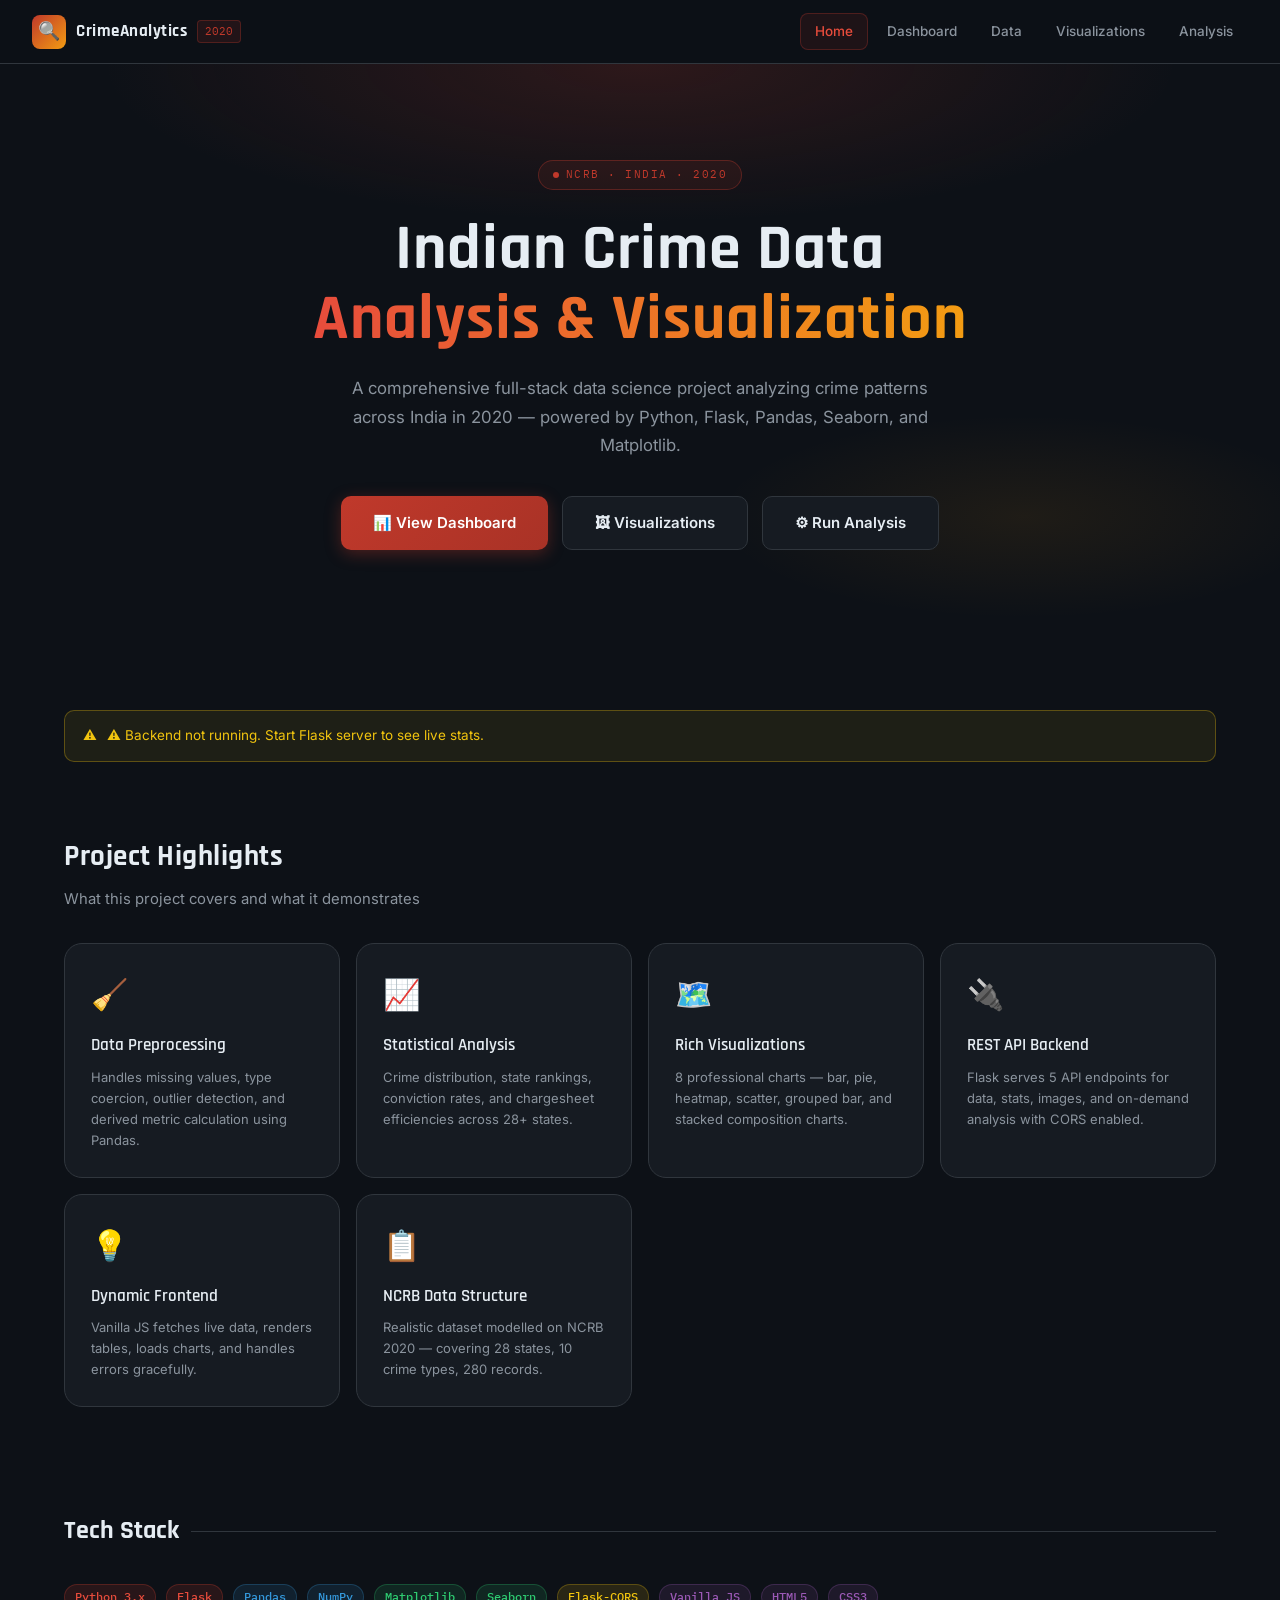
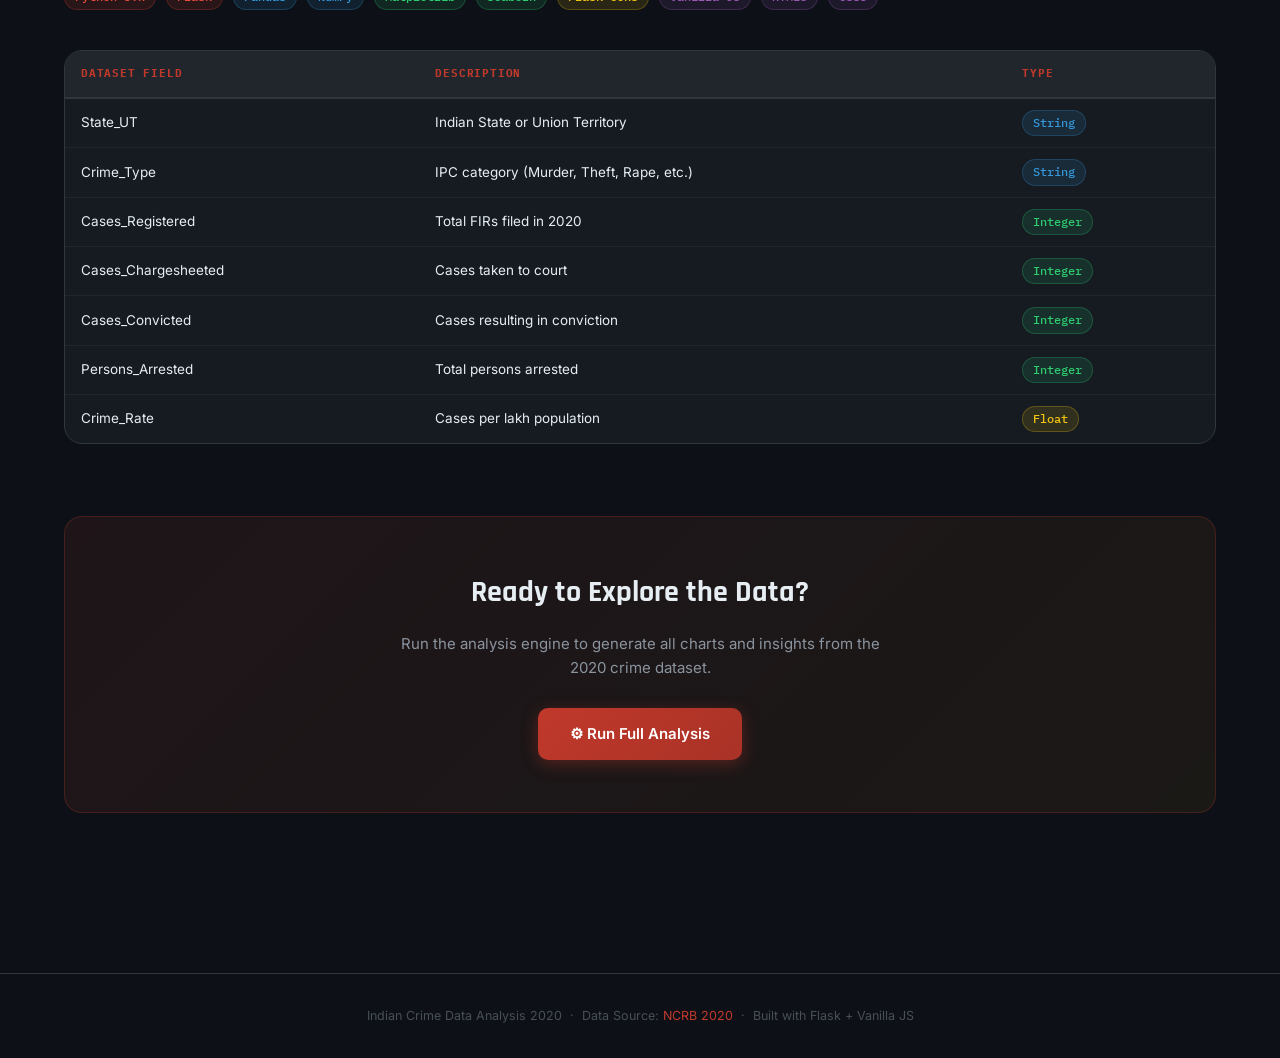
<file: frontend/index.html>
<!DOCTYPE html>
<html lang="en">
<head>
  <meta charset="UTF-8" />
  <meta name="viewport" content="width=device-width, initial-scale=1.0" />
  <title>Indian Crime Analysis 2020 – Home</title>
  <link rel="stylesheet" href="style.css" />
</head>
<body>

<!-- Shared Nav injected by JS -->
<div id="navContainer"></div>
<div id="spinnerContainer"></div>

<div class="page-wrapper">

  <!-- ── Hero ────────────────────────────────────────────── -->
  <section class="hero">
    <div class="container">
      <div class="hero-badge">NCRB · India · 2020</div>
      <h1>Indian Crime Data<br><span class="highlight">Analysis &amp; Visualization</span></h1>
      <p>
        A comprehensive full-stack data science project analyzing crime patterns
        across India in 2020 — powered by Python, Flask, Pandas, Seaborn, and Matplotlib.
      </p>
      <div class="hero-cta">
        <a href="dashboard.html" class="btn btn-primary btn-large">📊 View Dashboard</a>
        <a href="visualizations.html" class="btn btn-secondary btn-large">🖼 Visualizations</a>
        <a href="analysis.html" class="btn btn-secondary btn-large">⚙ Run Analysis</a>
      </div>
    </div>
  </section>

  <!-- ── Live Quick Stats ─────────────────────────────────── -->
  <section style="padding: 0 0 56px;">
    <div class="container">
      <div class="stats-grid" id="quickStats">
        <!-- Filled by JS -->
        <div class="stat-card skeleton" style="height:120px;"></div>
        <div class="stat-card skeleton" style="height:120px;"></div>
        <div class="stat-card skeleton" style="height:120px;"></div>
        <div class="stat-card skeleton" style="height:120px;"></div>
      </div>
      <div id="statsAlert"></div>
    </div>
  </section>

  <!-- ── Features ─────────────────────────────────────────── -->
  <section style="padding: 0 0 72px;">
    <div class="container">
      <div class="section-header">
        <h2>Project Highlights</h2>
        <p>What this project covers and what it demonstrates</p>
      </div>
      <div class="features-grid">
        <div class="feature-card">
          <span class="f-icon">🧹</span>
          <h3>Data Preprocessing</h3>
          <p>Handles missing values, type coercion, outlier detection, and derived metric calculation using Pandas.</p>
        </div>
        <div class="feature-card">
          <span class="f-icon">📈</span>
          <h3>Statistical Analysis</h3>
          <p>Crime distribution, state rankings, conviction rates, and chargesheet efficiencies across 28+ states.</p>
        </div>
        <div class="feature-card">
          <span class="f-icon">🗺️</span>
          <h3>Rich Visualizations</h3>
          <p>8 professional charts — bar, pie, heatmap, scatter, grouped bar, and stacked composition charts.</p>
        </div>
        <div class="feature-card">
          <span class="f-icon">🔌</span>
          <h3>REST API Backend</h3>
          <p>Flask serves 5 API endpoints for data, stats, images, and on-demand analysis with CORS enabled.</p>
        </div>
        <div class="feature-card">
          <span class="f-icon">💡</span>
          <h3>Dynamic Frontend</h3>
          <p>Vanilla JS fetches live data, renders tables, loads charts, and handles errors gracefully.</p>
        </div>
        <div class="feature-card">
          <span class="f-icon">📋</span>
          <h3>NCRB Data Structure</h3>
          <p>Realistic dataset modelled on NCRB 2020 — covering 28 states, 10 crime types, 280 records.</p>
        </div>
      </div>
    </div>
  </section>

  <!-- ── Tech Stack ─────────────────────────────────────────── -->
  <section style="padding: 0 0 72px;">
    <div class="container">
      <div class="section-divider"><h2>Tech Stack</h2></div>
      <div style="display:flex;flex-wrap:wrap;gap:10px;margin-bottom:40px;">
        <span class="tag tag-red">Python 3.x</span>
        <span class="tag tag-red">Flask</span>
        <span class="tag tag-blue">Pandas</span>
        <span class="tag tag-blue">NumPy</span>
        <span class="tag tag-green">Matplotlib</span>
        <span class="tag tag-green">Seaborn</span>
        <span class="tag tag-gold">Flask-CORS</span>
        <span class="tag tag-purple">Vanilla JS</span>
        <span class="tag tag-purple">HTML5</span>
        <span class="tag tag-purple">CSS3</span>
      </div>

      <!-- Dataset summary table -->
      <div class="table-container">
        <table>
          <thead>
            <tr>
              <th>Dataset Field</th>
              <th>Description</th>
              <th>Type</th>
            </tr>
          </thead>
          <tbody>
            <tr><td>State_UT</td><td>Indian State or Union Territory</td><td><span class="tag tag-blue">String</span></td></tr>
            <tr><td>Crime_Type</td><td>IPC category (Murder, Theft, Rape, etc.)</td><td><span class="tag tag-blue">String</span></td></tr>
            <tr><td>Cases_Registered</td><td>Total FIRs filed in 2020</td><td><span class="tag tag-green">Integer</span></td></tr>
            <tr><td>Cases_Chargesheeted</td><td>Cases taken to court</td><td><span class="tag tag-green">Integer</span></td></tr>
            <tr><td>Cases_Convicted</td><td>Cases resulting in conviction</td><td><span class="tag tag-green">Integer</span></td></tr>
            <tr><td>Persons_Arrested</td><td>Total persons arrested</td><td><span class="tag tag-green">Integer</span></td></tr>
            <tr><td>Crime_Rate</td><td>Cases per lakh population</td><td><span class="tag tag-gold">Float</span></td></tr>
          </tbody>
        </table>
      </div>
    </div>
  </section>

  <!-- ── CTA Banner ─────────────────────────────────────────── -->
  <section style="padding: 0 24px 80px;">
    <div class="container">
      <div class="card" style="
        text-align:center;
        padding: 52px 32px;
        background: linear-gradient(135deg, rgba(192,57,43,0.1), rgba(243,156,18,0.06));
        border-color: rgba(192,57,43,0.25);
      ">
        <h2 style="font-family:var(--font-display);font-size:1.9rem;margin-bottom:14px;">
          Ready to Explore the Data?
        </h2>
        <p style="color:var(--text-muted);max-width:480px;margin:0 auto 28px;">
          Run the analysis engine to generate all charts and insights from the 2020 crime dataset.
        </p>
        <a href="analysis.html" class="btn btn-primary btn-large">⚙ Run Full Analysis</a>
      </div>
    </div>
  </section>

</div><!-- /page-wrapper -->

<div id="footerContainer"></div>

<script src="script.js"></script>
<script>
/* ── Load quick stats on home page ──────────────────────── */
async function loadQuickStats() {
  const container = document.getElementById('quickStats');
  try {
    const d = await apiFetch('/stats');
    container.innerHTML = `
      <div class="stat-card" style="--card-accent: linear-gradient(90deg,#C0392B,#E74C3C);">
        <span class="stat-icon">🗂</span>
        <div class="stat-value" id="sv-total">0</div>
        <div class="stat-label">Total Cases Registered</div>
      </div>
      <div class="stat-card" style="--card-accent: linear-gradient(90deg,#E67E22,#F39C12);">
        <span class="stat-icon">🏛</span>
        <div class="stat-value" style="font-size:1.4rem;">${d.top_state}</div>
        <div class="stat-label">Highest Crime State</div>
      </div>
      <div class="stat-card" style="--card-accent: linear-gradient(90deg,#3498DB,#2980B9);">
        <span class="stat-icon">⚖</span>
        <div class="stat-value" id="sv-conv">0</div>
        <div class="stat-label">Avg Conviction Rate (%)</div>
      </div>
      <div class="stat-card" style="--card-accent: linear-gradient(90deg,#2ECC71,#27AE60);">
        <span class="stat-icon">👤</span>
        <div class="stat-value" id="sv-arr">0</div>
        <div class="stat-label">Total Persons Arrested</div>
      </div>
    `;
    // Animate counters
    animateCount(document.getElementById('sv-total'), d.total_crimes);
    animateCount(document.getElementById('sv-conv'),  d.avg_conviction_rate);
    animateCount(document.getElementById('sv-arr'),   d.total_persons_arrested);
  } catch (err) {
    showAlert('statsAlert', '⚠ Backend not running. Start Flask server to see live stats.', 'warning');
    container.innerHTML = '';
  }
}

document.addEventListener('DOMContentLoaded', loadQuickStats);
</script>
</body>
</html>
</file>
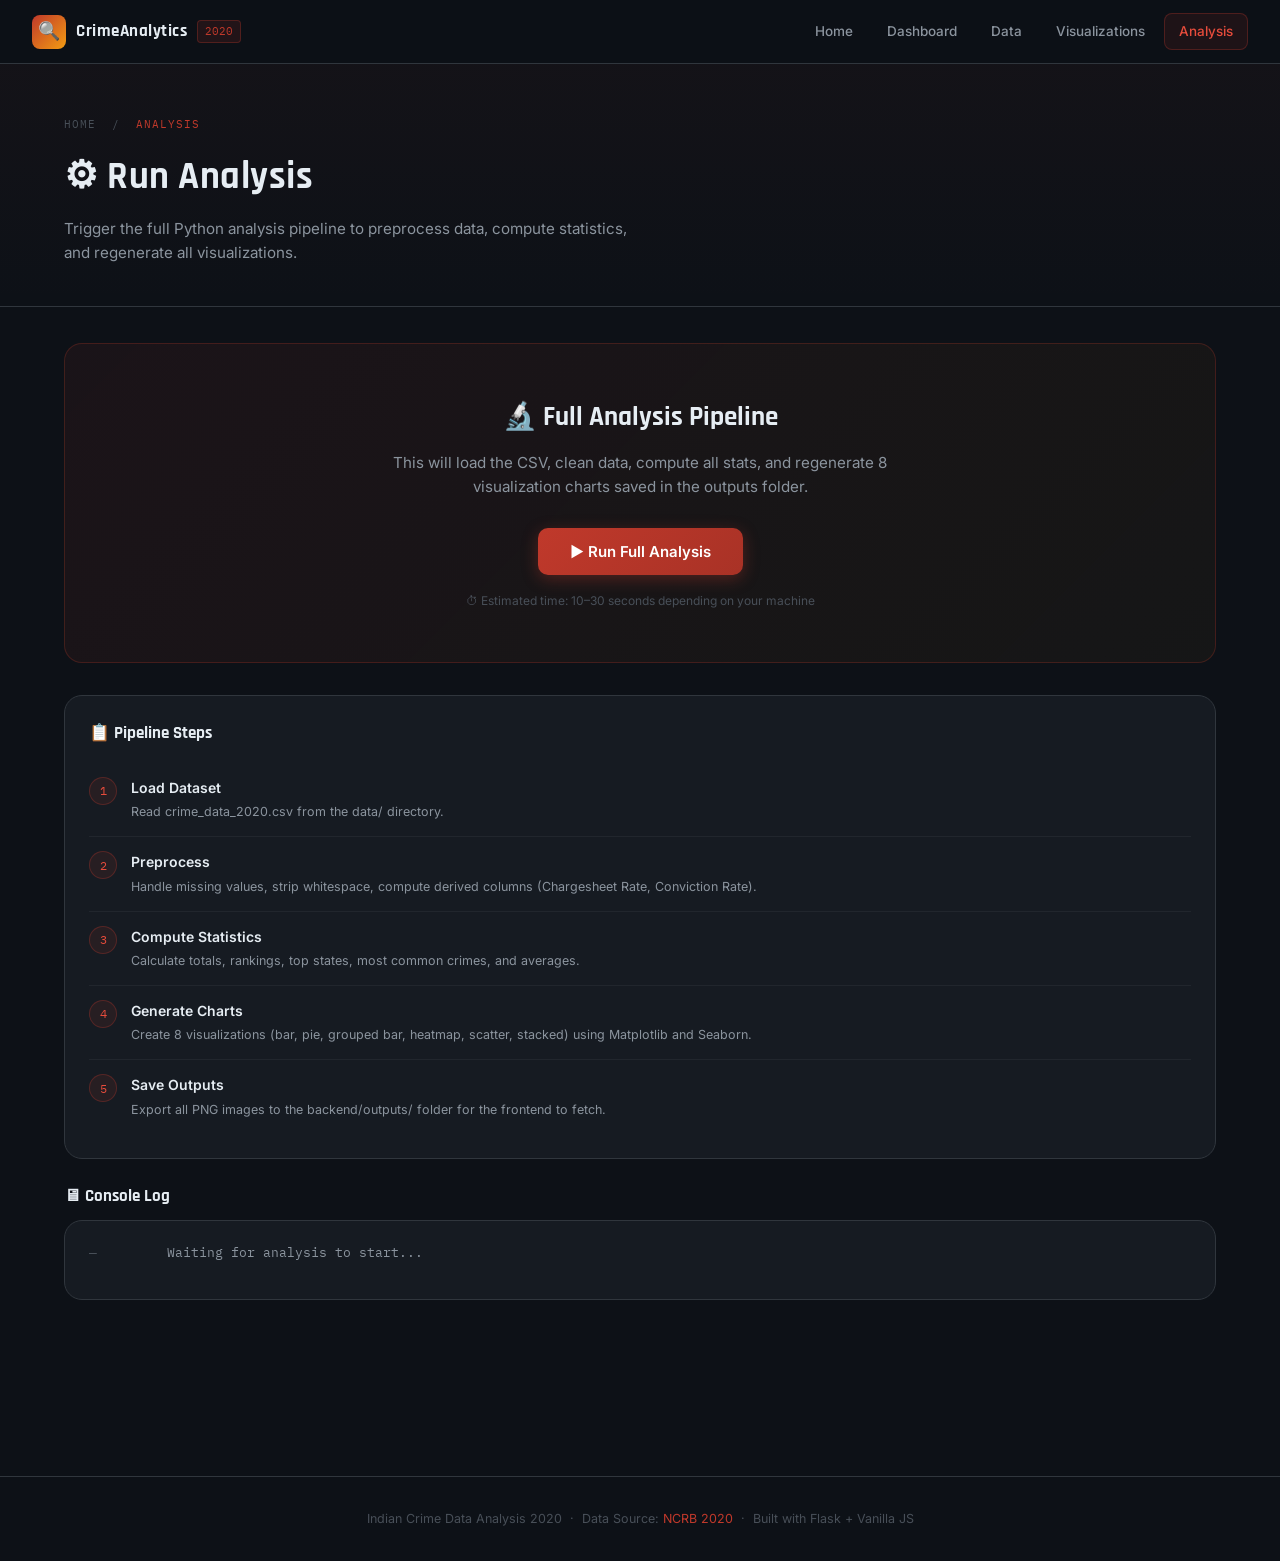
<file: frontend/analysis.html>
<!DOCTYPE html>
<html lang="en">
<head>
  <meta charset="UTF-8" />
  <meta name="viewport" content="width=device-width, initial-scale=1.0" />
  <title>Analysis – Indian Crime Analysis 2020</title>
  <link rel="stylesheet" href="style.css" />
  <style>
    .run-card {
      background: linear-gradient(135deg, rgba(192,57,43,0.08), rgba(243,156,18,0.04));
      border: 1px solid rgba(192,57,43,0.25);
      border-radius: var(--radius-lg);
      padding: 52px 40px;
      text-align: center;
      margin-bottom: 32px;
    }
    .run-card h2 { font-family:var(--font-display); font-size:1.7rem; margin-bottom:12px; }
    .run-card p  { color:var(--text-muted); max-width:500px; margin:0 auto 28px; font-size:0.95rem; }
    .status-log {
      background: var(--surface);
      border: 1px solid var(--border);
      border-radius: var(--radius-lg);
      padding: 20px 24px;
      font-family: var(--font-mono);
      font-size: 12.5px;
      color: var(--text-muted);
      min-height: 80px;
      max-height: 220px;
      overflow-y: auto;
      line-height: 1.8;
    }
    .log-line { display:flex; align-items:flex-start; gap:10px; }
    .log-time { color:var(--text-dim); min-width:68px; }
    .log-ok   { color:var(--green); }
    .log-err  { color:var(--accent2); }
    .log-info { color:var(--blue); }
    .results-section { animation:fadeInUp 0.5s ease both; }
    .img-preview-grid {
      display:grid;
      grid-template-columns: repeat(auto-fill, minmax(180px, 1fr));
      gap: 12px;
      margin-top: 12px;
    }
    .img-preview-item { position:relative; overflow:hidden; border-radius:var(--radius); border:1px solid var(--border); }
    .img-preview-item img { width:100%; display:block; }
    .img-preview-item .img-name {
      position:absolute; bottom:0; left:0; right:0;
      background:rgba(0,0,0,0.7); font-size:10px; padding:5px 8px;
      color:var(--text); font-family:var(--font-mono);
    }
    .step-list { list-style:none; counter-reset: steps; }
    .step-list li {
      counter-increment: steps;
      display:flex; align-items:flex-start; gap:14px;
      padding:14px 0; border-bottom:1px solid var(--surface2);
    }
    .step-list li:last-child { border-bottom:none; }
    .step-num {
      width:28px; height:28px; border-radius:50%; flex-shrink:0;
      background:rgba(192,57,43,0.1); border:1px solid rgba(192,57,43,0.3);
      color:var(--accent2); font-size:12px; font-family:var(--font-mono);
      display:flex; align-items:center; justify-content:center;
    }
    .step-body h4 { font-weight:600; margin-bottom:3px; font-size:14px; }
    .step-body p  { color:var(--text-muted); font-size:12.5px; }
  </style>
</head>
<body>

<div id="navContainer"></div>
<div id="spinnerContainer"></div>

<div class="page-wrapper">

  <div class="page-header">
    <div class="container">
      <div class="breadcrumb">Home &nbsp;/&nbsp; <span>Analysis</span></div>
      <h1>⚙ Run Analysis</h1>
      <p>Trigger the full Python analysis pipeline to preprocess data, compute statistics, and regenerate all visualizations.</p>
    </div>
  </div>

  <div style="padding:36px 0 72px;">
    <div class="container">

      <!-- ── Run Card ───────────────────────────────────────── -->
      <div class="run-card">
        <h2>🔬 Full Analysis Pipeline</h2>
        <p>This will load the CSV, clean data, compute all stats, and regenerate 8 visualization charts saved in the outputs folder.</p>
        <button class="btn btn-primary btn-large" id="runBtn" onclick="runAnalysis()">
          ▶ Run Full Analysis
        </button>
        <div style="margin-top:16px;font-size:12px;color:var(--text-dim);">
          ⏱ Estimated time: 10–30 seconds depending on your machine
        </div>
      </div>

      <!-- ── Pipeline Steps ─────────────────────────────────── -->
      <div class="card" style="margin-bottom:24px;">
        <h2 style="font-family:var(--font-display);font-size:1.05rem;margin-bottom:16px;">📋 Pipeline Steps</h2>
        <ul class="step-list">
          <li><div class="step-num">1</div><div class="step-body"><h4>Load Dataset</h4><p>Read crime_data_2020.csv from the data/ directory.</p></div></li>
          <li><div class="step-num">2</div><div class="step-body"><h4>Preprocess</h4><p>Handle missing values, strip whitespace, compute derived columns (Chargesheet Rate, Conviction Rate).</p></div></li>
          <li><div class="step-num">3</div><div class="step-body"><h4>Compute Statistics</h4><p>Calculate totals, rankings, top states, most common crimes, and averages.</p></div></li>
          <li><div class="step-num">4</div><div class="step-body"><h4>Generate Charts</h4><p>Create 8 visualizations (bar, pie, grouped bar, heatmap, scatter, stacked) using Matplotlib and Seaborn.</p></div></li>
          <li><div class="step-num">5</div><div class="step-body"><h4>Save Outputs</h4><p>Export all PNG images to the backend/outputs/ folder for the frontend to fetch.</p></div></li>
        </ul>
      </div>

      <!-- ── Console Log ─────────────────────────────────────── -->
      <div style="margin-bottom:24px;">
        <h2 style="font-family:var(--font-display);font-size:1.05rem;margin-bottom:10px;">🖥 Console Log</h2>
        <div class="status-log" id="statusLog">
          <div class="log-line"><span class="log-time">—</span><span>Waiting for analysis to start...</span></div>
        </div>
      </div>

      <!-- ── Results (hidden until run) ───────────────────────── -->
      <div id="resultsSection" style="display:none;" class="results-section">

        <div class="alert alert-success" id="successBanner" style="margin-bottom:20px;">
          ✔ Analysis completed successfully! All charts have been regenerated.
        </div>

        <!-- Key Stats -->
        <div class="result-box">
          <h2 style="font-family:var(--font-display);font-size:1.1rem;margin-bottom:18px;">📊 Analysis Results</h2>
          <ul class="result-list" id="resultList"></ul>
        </div>

        <!-- Image previews -->
        <div class="result-box" style="margin-top:20px;">
          <h2 style="font-family:var(--font-display);font-size:1.05rem;margin-bottom:6px;">🖼 Generated Images</h2>
          <p style="font-size:12.5px;color:var(--text-muted);margin-bottom:14px;">
            View all charts in full on the <a href="visualizations.html" style="color:var(--accent);">Visualizations page</a>.
          </p>
          <div class="img-preview-grid" id="imgPreviewGrid"></div>
        </div>

        <div style="margin-top:20px;display:flex;gap:12px;flex-wrap:wrap;">
          <a href="visualizations.html" class="btn btn-primary">🖼 View All Charts</a>
          <a href="dashboard.html" class="btn btn-secondary">📊 View Dashboard</a>
          <button class="btn btn-secondary" onclick="runAnalysis()">🔄 Re-run Analysis</button>
        </div>
      </div>

      <!-- ── Error state ────────────────────────────────────── -->
      <div id="errorSection" style="display:none;">
        <div class="alert alert-error" id="errorBanner"></div>
      </div>

    </div>
  </div>
</div>

<div id="footerContainer"></div>
<script src="script.js"></script>
<script>
const LOG = document.getElementById('statusLog');
const API_BASE = 'http://localhost:5001';

function addLog(msg, type = 'info') {
  const now = new Date().toLocaleTimeString('en-IN', { hour12: false });
  LOG.innerHTML += `<div class="log-line"><span class="log-time">${now}</span><span class="log-${type}">${msg}</span></div>`;
  LOG.scrollTop = LOG.scrollHeight;
}

async function runAnalysis() {
  const btn = document.getElementById('runBtn');
  btn.disabled = true;
  btn.textContent = '⏳ Running...';
  document.getElementById('resultsSection').style.display = 'none';
  document.getElementById('errorSection').style.display   = 'none';
  LOG.innerHTML = '';

  showSpinner('Running analysis pipeline...');

  addLog('Starting analysis pipeline...', 'info');
  addLog('Sending POST request to /run-analysis...', 'info');

  try {
    const start = Date.now();
    const d = await apiFetch('/run-analysis', { method: 'POST' });
    const elapsed = ((Date.now() - start) / 1000).toFixed(1);

    addLog(`✔ Dataset loaded and preprocessed.`, 'ok');
    addLog(`✔ Statistics computed.`, 'ok');
    addLog(`✔ ${d.images_generated.length} visualizations generated.`, 'ok');
    addLog(`✔ Analysis complete in ${elapsed}s.`, 'ok');

    const s = d.stats;

    // Populate results
    document.getElementById('resultList').innerHTML = [
      ['Total Cases Registered',    fmtNum(s.total_crimes)],
      ['State with Most Crimes',    s.top_state],
      ['Most Common Crime',         s.most_common_crime],
      ['Avg Conviction Rate',       s.avg_conviction_rate + '%'],
      ['Total Persons Arrested',    fmtNum(s.total_persons_arrested)],
      ['States / UTs Covered',      s.num_states_covered],
      ['Crime Categories',          s.num_crime_types],
      ['Highest Crime Rate State',  s.highest_crime_rate_state],
    ].map(([k,v]) => `<li><span class="rl-key">${k}</span><span class="rl-val">${v}</span></li>`).join('');

    // Image previews
    document.getElementById('imgPreviewGrid').innerHTML = d.images_generated.map(fname => `
      <div class="img-preview-item">
        <img src="${API_BASE}/image/${fname}" alt="${fname}" loading="lazy" />
        <div class="img-name">${fname.replace('.png','').replace(/_/g,' ')}</div>
      </div>`).join('');

    document.getElementById('resultsSection').style.display = 'block';

  } catch(e) {
    addLog(`✖ Error: ${e.message}`, 'err');
    document.getElementById('errorBanner').textContent =
      `Analysis failed: ${e.message}. Make sure Flask is running on port 5000.`;
    document.getElementById('errorSection').style.display = 'block';
  } finally {
    hideSpinner();
    btn.disabled = false;
    btn.textContent = '▶ Run Full Analysis';
  }
}
</script>
</body>
</html>
</file>
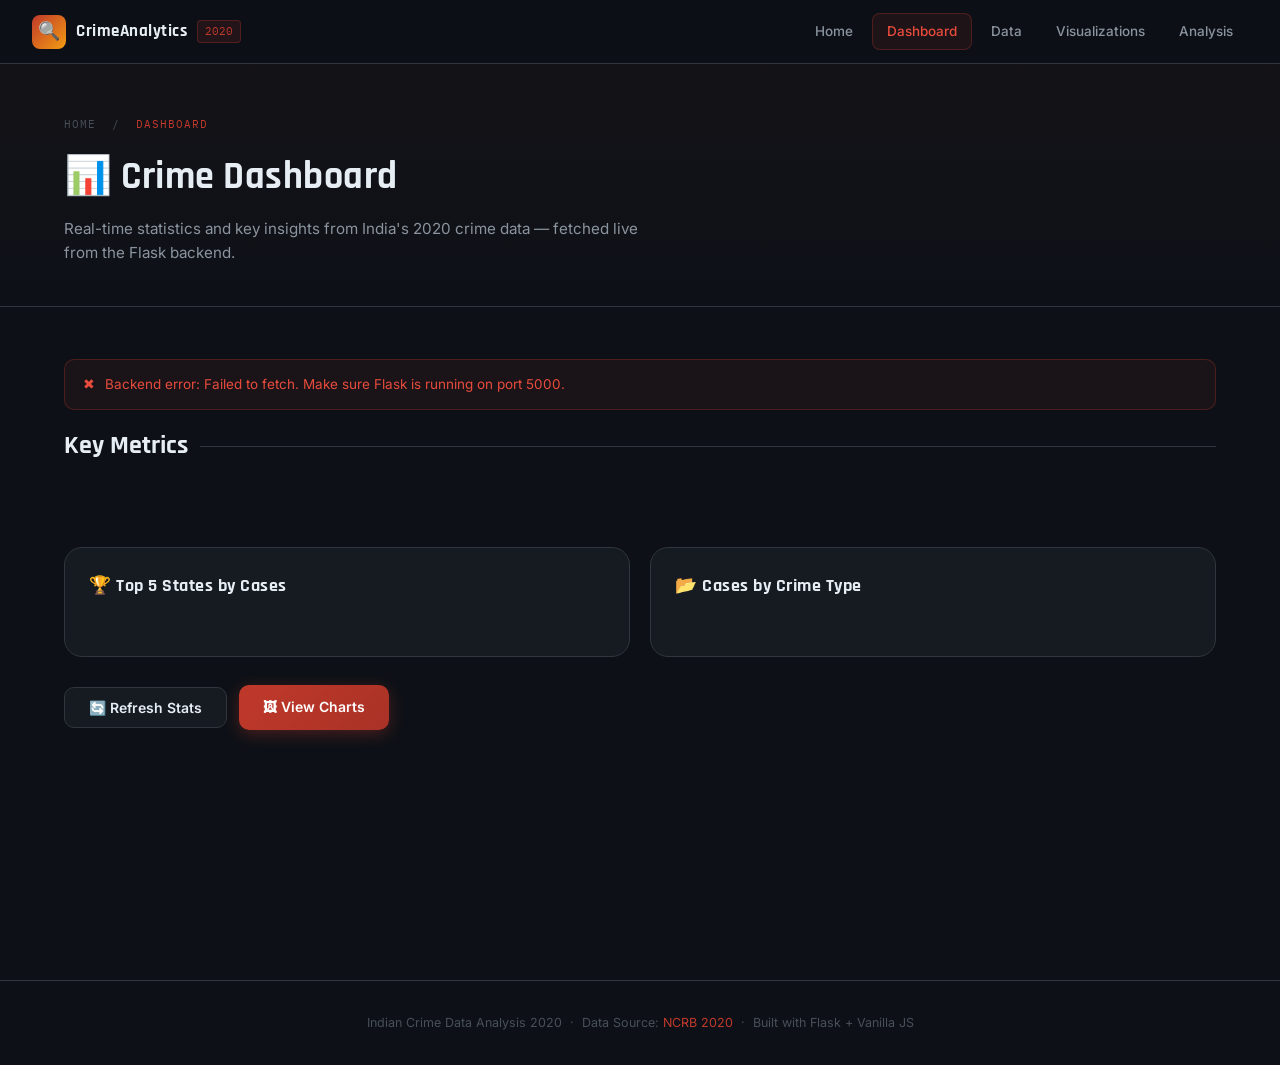
<file: frontend/dashboard.html>
<!DOCTYPE html>
<html lang="en">
<head>
  <meta charset="UTF-8" />
  <meta name="viewport" content="width=device-width, initial-scale=1.0" />
  <title>Dashboard – Indian Crime Analysis 2020</title>
  <link rel="stylesheet" href="style.css" />
  <style>
    .top5-row { display: flex; align-items: center; gap: 14px; padding: 13px 16px; background: var(--surface2); border-radius: var(--radius); margin-bottom: 8px; }
    .top5-rank { font-family: var(--font-mono); font-size: 12px; color: var(--text-dim); width: 22px; text-align: right; flex-shrink: 0; }
    .top5-state { font-weight: 500; min-width: 160px; }
    .top5-count { font-family: var(--font-mono); font-size: 12.5px; color: var(--accent2); margin-left: auto; white-space: nowrap; }
    .crime-row  { display: flex; align-items: center; gap: 10px; margin-bottom: 10px; }
    .crime-name { font-size: 13px; min-width: 200px; }
    .crime-num  { font-family: var(--font-mono); font-size: 12px; color: var(--text-muted); margin-left: auto; white-space: nowrap; }
    .two-col { display: grid; grid-template-columns: 1fr 1fr; gap: 20px; }
    @media (max-width: 768px) { .two-col { grid-template-columns: 1fr; } }
  </style>
</head>
<body>

<div id="navContainer"></div>
<div id="spinnerContainer"></div>

<div class="page-wrapper">

  <div class="page-header">
    <div class="container">
      <div class="breadcrumb">Home &nbsp;/&nbsp; <span>Dashboard</span></div>
      <h1>📊 Crime Dashboard</h1>
      <p>Real-time statistics and key insights from India's 2020 crime data — fetched live from the Flask backend.</p>
    </div>
  </div>

  <div style="padding: 36px 0 64px;">
    <div class="container">

      <div id="alertBox"></div>

      <!-- ── KPI Cards ─────────────────────────────────────── -->
      <div class="section-divider" style="margin-bottom:20px;"><h2>Key Metrics</h2></div>
      <div class="stats-grid" id="kpiGrid">
        <div class="stat-card skeleton" style="height:110px;"></div>
        <div class="stat-card skeleton" style="height:110px;"></div>
        <div class="stat-card skeleton" style="height:110px;"></div>
        <div class="stat-card skeleton" style="height:110px;"></div>
        <div class="stat-card skeleton" style="height:110px;"></div>
        <div class="stat-card skeleton" style="height:110px;"></div>
      </div>

      <!-- ── Two column layout ──────────────────────────────── -->
      <div class="two-col" style="margin-top:28px;">

        <!-- Top 5 States -->
        <div class="card">
          <div class="section-header"><h2 style="font-size:1.1rem;">🏆 Top 5 States by Cases</h2></div>
          <div id="top5List"><div class="skeleton" style="height:220px;"></div></div>
        </div>

        <!-- Crime Type Breakdown -->
        <div class="card">
          <div class="section-header"><h2 style="font-size:1.1rem;">📂 Cases by Crime Type</h2></div>
          <div id="crimeBreakdown"><div class="skeleton" style="height:220px;"></div></div>
        </div>

      </div>

      <!-- ── Insights Text ──────────────────────────────────── -->
      <div class="card" id="insightsCard" style="margin-top:20px;display:none;">
        <h2 style="font-family:var(--font-display);font-size:1.15rem;margin-bottom:16px;">💡 Key Insights</h2>
        <div id="insightsList" style="display:grid;grid-template-columns:repeat(auto-fit,minmax(260px,1fr));gap:10px;"></div>
      </div>

      <!-- ── Refresh Button ─────────────────────────────────── -->
      <div style="margin-top:28px;display:flex;gap:12px;align-items:center;">
        <button class="btn btn-secondary" onclick="loadDashboard()">🔄 Refresh Stats</button>
        <a href="visualizations.html" class="btn btn-primary">🖼 View Charts</a>
        <span id="lastUpdated" style="font-size:12px;color:var(--text-dim);margin-left:auto;font-family:var(--font-mono);"></span>
      </div>

    </div>
  </div>
</div>

<div id="footerContainer"></div>
<script src="script.js"></script>
<script>
async function loadDashboard() {
  showSpinner('Fetching statistics...');
  document.getElementById('alertBox').innerHTML = '';
  try {
    const d = await apiFetch('/stats');

    // ── KPI Cards ─────────────────────────────────────────────
    document.getElementById('kpiGrid').innerHTML = `
      <div class="stat-card" style="--card-accent:linear-gradient(90deg,#C0392B,#E74C3C);">
        <span class="stat-icon">🗂</span>
        <div class="stat-value" id="k1">0</div>
        <div class="stat-label">Total Cases Registered</div>
      </div>
      <div class="stat-card" style="--card-accent:linear-gradient(90deg,#E67E22,#F39C12);">
        <span class="stat-icon">🏛</span>
        <div class="stat-value" style="font-size:1.3rem;">${d.top_state}</div>
        <div class="stat-label">State with Most Crimes</div>
      </div>
      <div class="stat-card" style="--card-accent:linear-gradient(90deg,#9B59B6,#8E44AD);">
        <span class="stat-icon">⚠️</span>
        <div class="stat-value" style="font-size:1.25rem;">${d.most_common_crime}</div>
        <div class="stat-label">Most Frequent Crime</div>
      </div>
      <div class="stat-card" style="--card-accent:linear-gradient(90deg,#2ECC71,#27AE60);">
        <span class="stat-icon">👤</span>
        <div class="stat-value" id="k4">0</div>
        <div class="stat-label">Total Persons Arrested</div>
      </div>
      <div class="stat-card" style="--card-accent:linear-gradient(90deg,#3498DB,#2980B9);">
        <span class="stat-icon">⚖</span>
        <div class="stat-value" id="k5">0</div>
        <div class="stat-label">Avg Conviction Rate (%)</div>
      </div>
      <div class="stat-card" style="--card-accent:linear-gradient(90deg,#1ABC9C,#16A085);">
        <span class="stat-icon">🗺️</span>
        <div class="stat-value">${d.num_states_covered}</div>
        <div class="stat-label">States / UTs Covered</div>
      </div>
    `;
    animateCount(document.getElementById('k1'), d.total_crimes);
    animateCount(document.getElementById('k4'), d.total_persons_arrested);
    animateCount(document.getElementById('k5'), d.avg_conviction_rate);

    // ── Top 5 States ─────────────────────────────────────────
    const maxCases = d.top5_states[0]?.Cases_Registered || 1;
    document.getElementById('top5List').innerHTML = d.top5_states.map((s, i) => `
      <div class="top5-row">
        <div class="top5-rank">#${i+1}</div>
        <div class="top5-state">${s.State_UT}</div>
        <div style="flex:1;margin:0 10px;">
          <div class="mini-bar">
            <div class="mini-bar-track">
              <div class="mini-bar-fill" style="width:${(s.Cases_Registered/maxCases*100).toFixed(1)}%"></div>
            </div>
          </div>
        </div>
        <div class="top5-count">${fmtNum(s.Cases_Registered)}</div>
      </div>`).join('');

    // ── Crime Breakdown ───────────────────────────────────────
    const maxCrime = d.crime_breakdown[0]?.Cases_Registered || 1;
    document.getElementById('crimeBreakdown').innerHTML = d.crime_breakdown.map(c => `
      <div class="crime-row">
        <div class="crime-name">${c.Crime_Type}</div>
        <div style="flex:1;margin:0 8px;">
          <div class="mini-bar-track">
            <div class="mini-bar-fill" style="width:${(c.Cases_Registered/maxCrime*100).toFixed(1)}%"></div>
          </div>
        </div>
        <div class="crime-num">${fmtNum(c.Cases_Registered)}</div>
      </div>`).join('');

    // ── Insights ──────────────────────────────────────────────
    document.getElementById('insightsCard').style.display = 'block';
    document.getElementById('insightsList').innerHTML = [
      ['📌 Top Crime State', d.top_state],
      ['🔑 Most Common Crime', d.most_common_crime],
      ['📊 Avg Conviction Rate', `${d.avg_conviction_rate}%`],
      ['👮 Total Arrested', fmtNum(d.total_persons_arrested)],
      ['🌐 States Covered', d.num_states_covered],
      ['📁 Crime Categories', d.num_crime_types],
      ['📈 Highest Crime Rate', d.highest_crime_rate_state],
    ].map(([k,v]) => `
      <div class="result-list" style="display:block;"><li style="display:flex;">
        <span class="rl-key">${k}</span>
        <span class="rl-val">${v}</span>
      </li></div>`).join('');

    // Timestamp
    document.getElementById('lastUpdated').textContent =
      'Updated: ' + new Date().toLocaleTimeString('en-IN');

  } catch(e) {
    showAlert('alertBox', `Backend error: ${e.message}. Make sure Flask is running on port 5000.`, 'error');
    document.getElementById('kpiGrid').innerHTML = '';
    document.getElementById('top5List').innerHTML = '';
    document.getElementById('crimeBreakdown').innerHTML = '';
  } finally {
    hideSpinner();
  }
}

document.addEventListener('DOMContentLoaded', loadDashboard);
</script>
</body>
</html>
</file>
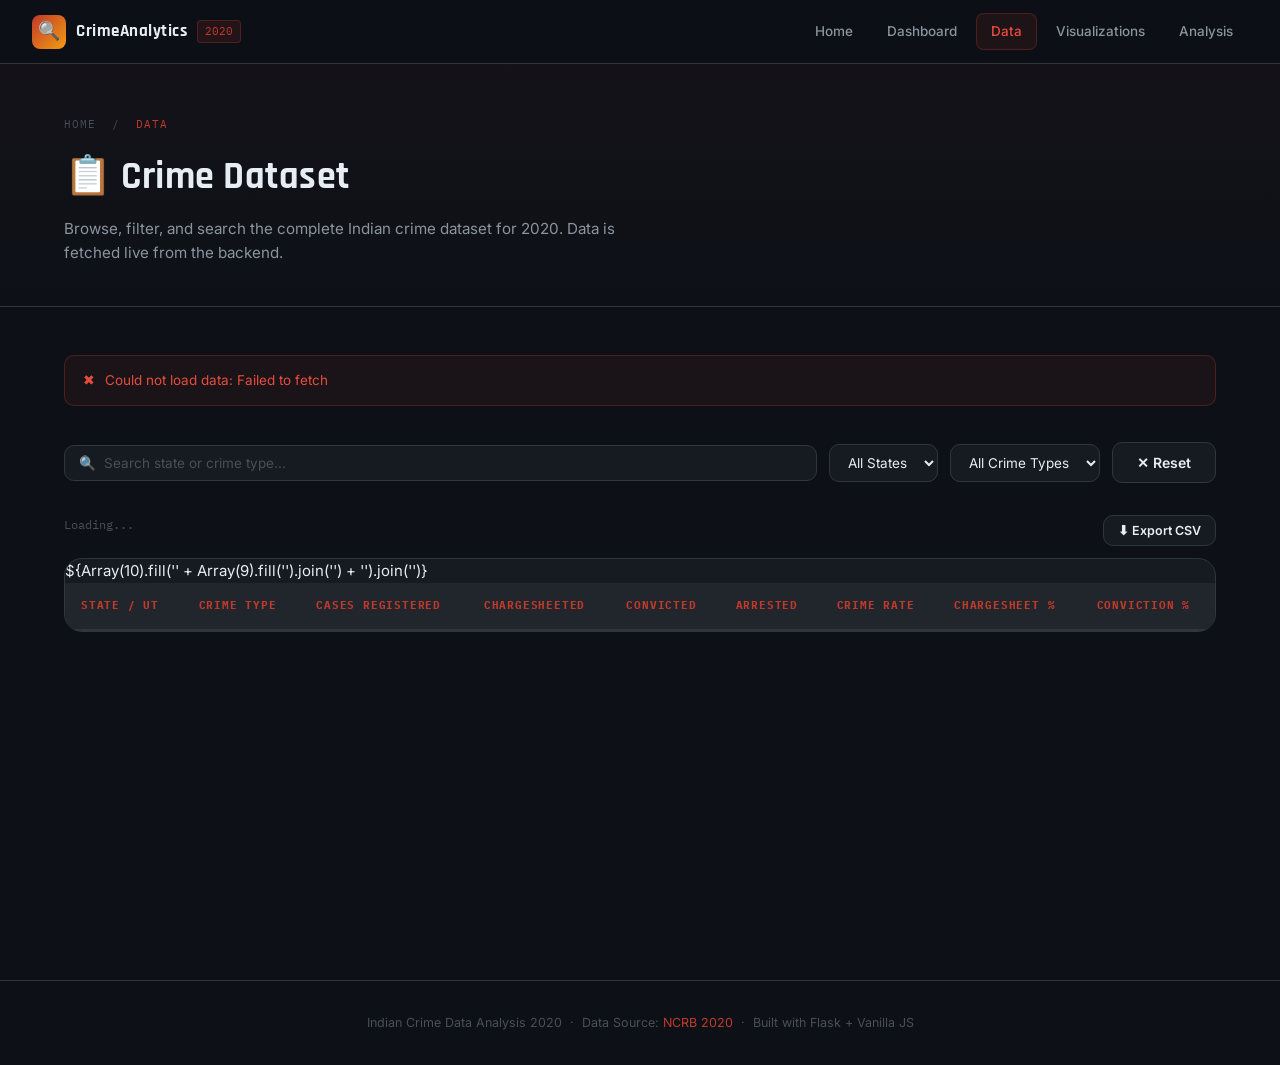
<file: frontend/data.html>
<!DOCTYPE html>
<html lang="en">
<head>
  <meta charset="UTF-8" />
  <meta name="viewport" content="width=device-width, initial-scale=1.0" />
  <title>Data – Indian Crime Analysis 2020</title>
  <link rel="stylesheet" href="style.css" />
  <style>
    .pagination { display:flex; gap:6px; align-items:center; justify-content:center; margin-top:16px; flex-wrap:wrap; }
    .page-btn {
      padding:6px 12px; border-radius:6px; border:1px solid var(--border);
      background:var(--surface); color:var(--text); font-size:13px; cursor:pointer;
      transition:all var(--transition); font-family:var(--font-mono);
    }
    .page-btn:hover { background:var(--surface2); border-color:var(--text-muted); }
    .page-btn.active { background:var(--accent); border-color:var(--accent); color:#fff; }
    .page-btn:disabled { opacity:0.35; cursor:not-allowed; }
    .row-count { font-family:var(--font-mono); font-size:12px; color:var(--text-dim); }
    .sort-arrow { font-size:10px; opacity:0.5; }
    th.sortable { cursor:pointer; user-select:none; }
    th.sortable:hover { color:var(--text); }
    th.sort-asc .sort-arrow::after { content: ' ▲'; opacity:1; }
    th.sort-desc .sort-arrow::after { content: ' ▼'; opacity:1; }
    .export-bar { display:flex; gap:10px; align-items:center; flex-wrap:wrap; margin-top:12px; }
  </style>
</head>
<body>

<div id="navContainer"></div>
<div id="spinnerContainer"></div>

<div class="page-wrapper">

  <div class="page-header">
    <div class="container">
      <div class="breadcrumb">Home &nbsp;/&nbsp; <span>Data</span></div>
      <h1>📋 Crime Dataset</h1>
      <p>Browse, filter, and search the complete Indian crime dataset for 2020. Data is fetched live from the backend.</p>
    </div>
  </div>

  <div style="padding:32px 0 64px;">
    <div class="container">

      <div id="alertBox"></div>

      <!-- ── Filter Bar ────────────────────────────────────── -->
      <div class="filter-bar">
        <input type="text" id="searchInput" placeholder="🔍  Search state or crime type..." oninput="applyFilters()" />
        <select id="stateFilter" onchange="applyFilters()">
          <option value="">All States</option>
        </select>
        <select id="crimeFilter" onchange="applyFilters()">
          <option value="">All Crime Types</option>
        </select>
        <button class="btn btn-secondary" onclick="resetFilters()">✕ Reset</button>
      </div>

      <!-- ── Row Summary ────────────────────────────────────── -->
      <div style="display:flex;justify-content:space-between;align-items:center;margin-bottom:12px;flex-wrap:wrap;gap:8px;">
        <div class="row-count" id="rowCount">Loading...</div>
        <div class="export-bar">
          <button class="btn btn-secondary" style="font-size:12.5px;padding:7px 14px;" onclick="exportCSV()">⬇ Export CSV</button>
        </div>
      </div>

      <!-- ── Table ─────────────────────────────────────────── -->
      <div class="table-container">
        <table id="dataTable">
          <thead>
            <tr>
              <th class="sortable" data-col="State_UT">State / UT <span class="sort-arrow"></span></th>
              <th class="sortable" data-col="Crime_Type">Crime Type <span class="sort-arrow"></span></th>
              <th class="sortable" data-col="Cases_Registered">Cases Registered <span class="sort-arrow"></span></th>
              <th class="sortable" data-col="Cases_Chargesheeted">Chargesheeted <span class="sort-arrow"></span></th>
              <th class="sortable" data-col="Cases_Convicted">Convicted <span class="sort-arrow"></span></th>
              <th class="sortable" data-col="Persons_Arrested">Arrested <span class="sort-arrow"></span></th>
              <th class="sortable" data-col="Crime_Rate">Crime Rate <span class="sort-arrow"></span></th>
              <th>Chargesheet %</th>
              <th>Conviction %</th>
            </tr>
          </thead>
          <tbody id="tableBody">
            ${Array(10).fill('<tr>' + Array(9).fill('<td><div class="skeleton" style="height:13px;width:80%"></div></td>').join('') + '</tr>').join('')}
          </tbody>
        </table>
      </div>

      <!-- ── Pagination ─────────────────────────────────────── -->
      <div class="pagination" id="pagination"></div>

    </div>
  </div>
</div>

<div id="footerContainer"></div>
<script src="script.js"></script>
<script>
let allData    = [];
let filtered   = [];
let sortCol    = 'Cases_Registered';
let sortDir    = 'desc';
const PAGE_SZ  = 20;
let currentPage= 1;

/* ── Fetch data ─────────────────────────────────────── */
async function loadData() {
  showSpinner('Fetching dataset...');
  try {
    const d = await apiFetch('/data?limit=1000');
    allData = d.data;

    // Populate filter dropdowns
    const states = [...new Set(allData.map(r => r.State_UT))].sort();
    const crimes = [...new Set(allData.map(r => r.Crime_Type))].sort();
    document.getElementById('stateFilter').innerHTML =
      '<option value="">All States</option>' + states.map(s => `<option>${s}</option>`).join('');
    document.getElementById('crimeFilter').innerHTML =
      '<option value="">All Crime Types</option>' + crimes.map(c => `<option>${c}</option>`).join('');

    applyFilters();
  } catch(e) {
    showAlert('alertBox', `Could not load data: ${e.message}`, 'error');
    document.getElementById('tableBody').innerHTML = '';
  } finally {
    hideSpinner();
  }
}

/* ── Filter + Sort ──────────────────────────────────── */
function applyFilters() {
  const q = document.getElementById('searchInput').value.toLowerCase();
  const s = document.getElementById('stateFilter').value;
  const c = document.getElementById('crimeFilter').value;

  filtered = allData.filter(r => {
    const matchQ = !q || r.State_UT.toLowerCase().includes(q) || r.Crime_Type.toLowerCase().includes(q);
    const matchS = !s || r.State_UT === s;
    const matchC = !c || r.Crime_Type === c;
    return matchQ && matchS && matchC;
  });

  sortData();
  currentPage = 1;
  renderPage();
}

function sortData() {
  filtered.sort((a,b) => {
    const av = a[sortCol], bv = b[sortCol];
    const cmp = typeof av === 'number' ? av - bv : String(av).localeCompare(String(bv));
    return sortDir === 'asc' ? cmp : -cmp;
  });
}

function resetFilters() {
  document.getElementById('searchInput').value = '';
  document.getElementById('stateFilter').value = '';
  document.getElementById('crimeFilter').value = '';
  applyFilters();
}

/* ── Render ─────────────────────────────────────────── */
function renderPage() {
  const start = (currentPage - 1) * PAGE_SZ;
  const rows  = filtered.slice(start, start + PAGE_SZ);
  document.getElementById('rowCount').textContent =
    `Showing ${start+1}–${Math.min(start+PAGE_SZ, filtered.length)} of ${filtered.length} records`;

  document.getElementById('tableBody').innerHTML = rows.length
    ? rows.map(r => {
        const csRate = r.Cases_Registered > 0
          ? (r.Cases_Chargesheeted / r.Cases_Registered * 100).toFixed(1) + '%' : '—';
        const cvRate = r.Cases_Registered > 0
          ? (r.Cases_Convicted / r.Cases_Registered * 100).toFixed(1) + '%' : '—';
        return `<tr>
          <td>${r.State_UT}</td>
          <td><span class="tag tag-red" style="font-size:11px;">${r.Crime_Type}</span></td>
          <td>${fmtNum(r.Cases_Registered)}</td>
          <td>${fmtNum(r.Cases_Chargesheeted)}</td>
          <td>${fmtNum(r.Cases_Convicted)}</td>
          <td>${fmtNum(r.Persons_Arrested)}</td>
          <td><span class="tag tag-gold">${r.Crime_Rate}</span></td>
          <td>${csRate}</td>
          <td>${cvRate}</td>
        </tr>`;
      }).join('')
    : '<tr><td colspan="9" style="text-align:center;color:var(--text-muted);padding:32px;">No records match your filters.</td></tr>';

  renderPagination();
}

function renderPagination() {
  const total = Math.ceil(filtered.length / PAGE_SZ);
  if (total <= 1) { document.getElementById('pagination').innerHTML = ''; return; }

  let html = `<button class="page-btn" onclick="goPage(${currentPage-1})" ${currentPage===1?'disabled':''}>‹ Prev</button>`;
  for (let p = 1; p <= total; p++) {
    if (p === 1 || p === total || Math.abs(p - currentPage) <= 1) {
      html += `<button class="page-btn ${p===currentPage?'active':''}" onclick="goPage(${p})">${p}</button>`;
    } else if (Math.abs(p - currentPage) === 2) {
      html += `<span style="color:var(--text-dim)">…</span>`;
    }
  }
  html += `<button class="page-btn" onclick="goPage(${currentPage+1})" ${currentPage===total?'disabled':''}>Next ›</button>`;
  document.getElementById('pagination').innerHTML = html;
}

function goPage(p) {
  const total = Math.ceil(filtered.length / PAGE_SZ);
  if (p < 1 || p > total) return;
  currentPage = p;
  renderPage();
  window.scrollTo({ top: 300, behavior: 'smooth' });
}

/* ── Sort on header click ──────────────────────────── */
document.querySelectorAll('th.sortable').forEach(th => {
  th.addEventListener('click', () => {
    const col = th.dataset.col;
    if (sortCol === col) sortDir = sortDir === 'asc' ? 'desc' : 'asc';
    else { sortCol = col; sortDir = 'desc'; }

    document.querySelectorAll('th.sortable').forEach(t => t.classList.remove('sort-asc','sort-desc'));
    th.classList.add(sortDir === 'asc' ? 'sort-asc' : 'sort-desc');
    sortData(); renderPage();
  });
});

/* ── Export CSV ────────────────────────────────────── */
function exportCSV() {
  if (!filtered.length) return;
  const cols = Object.keys(filtered[0]);
  const rows = [cols.join(','), ...filtered.map(r => cols.map(c => `"${r[c]}"`).join(','))];
  const blob = new Blob([rows.join('\n')], { type: 'text/csv' });
  const a = Object.assign(document.createElement('a'), { href: URL.createObjectURL(blob), download: 'crime_data_2020_filtered.csv' });
  a.click();
}

document.addEventListener('DOMContentLoaded', loadData);
</script>
</body>
</html>
</file>
<file: frontend/style.css>
/* ═══════════════════════════════════════════════════════
   style.css – Indian Crime Data Analysis 2020
   Professional dark theme frontend styles
   ═══════════════════════════════════════════════════════ */

/* ─── Google Fonts ──────────────────────────────────────────── */
@import url('https://fonts.googleapis.com/css2?family=Rajdhani:wght@400;500;600;700&family=IBM+Plex+Mono:wght@400;500&family=Inter:wght@300;400;500;600&display=swap');

/* ─── CSS Variables ─────────────────────────────────────────── */
:root {
  --bg:          #0D1117;
  --surface:     #161B22;
  --surface2:    #21262D;
  --border:      #30363D;
  --accent:      #C0392B;
  --accent2:     #E74C3C;
  --accent3:     #F39C12;
  --gold:        #F1C40F;
  --text:        #E6EDF3;
  --text-muted:  #8B949E;
  --text-dim:    #484F58;
  --green:       #2ECC71;
  --blue:        #3498DB;
  --purple:      #9B59B6;
  --nav-h:       64px;
  --radius:      10px;
  --radius-lg:   18px;
  --shadow:      0 4px 24px rgba(0,0,0,0.5);
  --shadow-lg:   0 8px 48px rgba(0,0,0,0.7);
  --font-display:'Rajdhani', sans-serif;
  --font-body:   'Inter', sans-serif;
  --font-mono:   'IBM Plex Mono', monospace;
  --transition:  0.25s cubic-bezier(0.4,0,0.2,1);
}

/* ─── Reset ─────────────────────────────────────────────────── */
*, *::before, *::after { box-sizing: border-box; margin: 0; padding: 0; }

html { scroll-behavior: smooth; }

body {
  background: var(--bg);
  color: var(--text);
  font-family: var(--font-body);
  font-size: 15px;
  line-height: 1.6;
  min-height: 100vh;
  -webkit-font-smoothing: antialiased;
}

/* ─── Scrollbar ─────────────────────────────────────────────── */
::-webkit-scrollbar { width: 6px; }
::-webkit-scrollbar-track { background: var(--bg); }
::-webkit-scrollbar-thumb { background: var(--border); border-radius: 3px; }
::-webkit-scrollbar-thumb:hover { background: var(--text-muted); }

/* ─── Navigation ────────────────────────────────────────────── */
nav {
  position: fixed;
  top: 0; left: 0; right: 0;
  height: var(--nav-h);
  background: rgba(13,17,23,0.88);
  backdrop-filter: blur(16px);
  -webkit-backdrop-filter: blur(16px);
  border-bottom: 1px solid var(--border);
  display: flex;
  align-items: center;
  padding: 0 32px;
  z-index: 1000;
  gap: 0;
}

.nav-brand {
  display: flex;
  align-items: center;
  gap: 10px;
  text-decoration: none;
  margin-right: auto;
}

.nav-brand .brand-icon {
  width: 34px;
  height: 34px;
  background: linear-gradient(135deg, var(--accent), var(--accent3));
  border-radius: 8px;
  display: flex;
  align-items: center;
  justify-content: center;
  font-size: 18px;
}

.nav-brand .brand-text {
  font-family: var(--font-display);
  font-weight: 700;
  font-size: 17px;
  color: var(--text);
  letter-spacing: 0.5px;
}

.nav-brand .brand-year {
  font-family: var(--font-mono);
  font-size: 11px;
  color: var(--accent);
  background: rgba(192,57,43,0.12);
  padding: 2px 7px;
  border-radius: 4px;
  border: 1px solid rgba(192,57,43,0.3);
}

.nav-links {
  display: flex;
  align-items: center;
  gap: 4px;
}

.nav-links a {
  text-decoration: none;
  color: var(--text-muted);
  font-size: 13.5px;
  font-weight: 500;
  padding: 7px 14px;
  border-radius: 8px;
  transition: all var(--transition);
  border: 1px solid transparent;
  white-space: nowrap;
}

.nav-links a:hover {
  color: var(--text);
  background: var(--surface2);
  border-color: var(--border);
}

.nav-links a.active {
  color: var(--accent2);
  background: rgba(192,57,43,0.1);
  border-color: rgba(192,57,43,0.3);
}

/* ─── Page Wrapper ──────────────────────────────────────────── */
.page-wrapper {
  margin-top: var(--nav-h);
  min-height: calc(100vh - var(--nav-h));
}

/* ─── Container ─────────────────────────────────────────────── */
.container {
  max-width: 1200px;
  margin: 0 auto;
  padding: 0 24px;
}

/* ─── Hero ──────────────────────────────────────────────────── */
.hero {
  position: relative;
  padding: 96px 24px 80px;
  text-align: center;
  overflow: hidden;
}

.hero::before {
  content: '';
  position: absolute;
  inset: 0;
  background:
    radial-gradient(ellipse 60% 40% at 50% 0%, rgba(192,57,43,0.18) 0%, transparent 70%),
    radial-gradient(ellipse 40% 30% at 80% 80%, rgba(243,156,18,0.08) 0%, transparent 60%);
  pointer-events: none;
}

.hero-badge {
  display: inline-flex;
  align-items: center;
  gap: 7px;
  font-family: var(--font-mono);
  font-size: 11px;
  color: var(--accent);
  background: rgba(192,57,43,0.1);
  border: 1px solid rgba(192,57,43,0.35);
  padding: 5px 14px;
  border-radius: 20px;
  margin-bottom: 24px;
  letter-spacing: 1.5px;
  text-transform: uppercase;
  animation: fadeInDown 0.6s ease both;
}

.hero-badge::before {
  content: '';
  width: 6px; height: 6px;
  background: var(--accent);
  border-radius: 50%;
  animation: pulse 2s infinite;
}

.hero h1 {
  font-family: var(--font-display);
  font-size: clamp(2.2rem, 5vw, 4rem);
  font-weight: 700;
  line-height: 1.1;
  letter-spacing: 1px;
  margin-bottom: 20px;
  animation: fadeInUp 0.7s 0.1s ease both;
}

.hero h1 .highlight {
  background: linear-gradient(90deg, var(--accent2), var(--accent3));
  -webkit-background-clip: text;
  -webkit-text-fill-color: transparent;
  background-clip: text;
}

.hero p {
  font-size: 1.05rem;
  color: var(--text-muted);
  max-width: 620px;
  margin: 0 auto 36px;
  line-height: 1.7;
  animation: fadeInUp 0.7s 0.2s ease both;
}

.hero-cta {
  display: flex;
  gap: 14px;
  justify-content: center;
  flex-wrap: wrap;
  animation: fadeInUp 0.7s 0.3s ease both;
}

/* ─── Buttons ───────────────────────────────────────────────── */
.btn {
  display: inline-flex;
  align-items: center;
  gap: 8px;
  padding: 11px 24px;
  border-radius: var(--radius);
  font-size: 14px;
  font-weight: 600;
  cursor: pointer;
  text-decoration: none;
  border: none;
  transition: all var(--transition);
  white-space: nowrap;
  font-family: var(--font-body);
}

.btn-primary {
  background: linear-gradient(135deg, var(--accent), #a93226);
  color: #fff;
  box-shadow: 0 4px 16px rgba(192,57,43,0.35);
}
.btn-primary:hover {
  transform: translateY(-2px);
  box-shadow: 0 8px 24px rgba(192,57,43,0.5);
}
.btn-primary:active { transform: translateY(0); }

.btn-secondary {
  background: var(--surface);
  color: var(--text);
  border: 1px solid var(--border);
}
.btn-secondary:hover {
  background: var(--surface2);
  border-color: var(--text-muted);
  transform: translateY(-2px);
}

.btn-large { padding: 14px 32px; font-size: 15px; }

/* ─── Cards ─────────────────────────────────────────────────── */
.card {
  background: var(--surface);
  border: 1px solid var(--border);
  border-radius: var(--radius-lg);
  padding: 24px;
  transition: all var(--transition);
}
.card:hover {
  border-color: rgba(192,57,43,0.4);
  box-shadow: 0 4px 32px rgba(192,57,43,0.12);
}

/* ─── Stat Cards ─────────────────────────────────────────────── */
.stats-grid {
  display: grid;
  grid-template-columns: repeat(auto-fit, minmax(200px, 1fr));
  gap: 16px;
  margin: 40px 0;
}

.stat-card {
  background: var(--surface);
  border: 1px solid var(--border);
  border-radius: var(--radius-lg);
  padding: 24px;
  position: relative;
  overflow: hidden;
  transition: all var(--transition);
}

.stat-card::before {
  content: '';
  position: absolute;
  top: 0; left: 0; right: 0;
  height: 3px;
  background: var(--card-accent, linear-gradient(90deg, var(--accent), var(--accent3)));
  border-radius: var(--radius-lg) var(--radius-lg) 0 0;
}

.stat-card:hover {
  transform: translateY(-3px);
  box-shadow: var(--shadow);
  border-color: rgba(192,57,43,0.3);
}

.stat-card .stat-icon {
  font-size: 28px;
  margin-bottom: 12px;
  display: block;
}

.stat-card .stat-value {
  font-family: var(--font-display);
  font-size: 2rem;
  font-weight: 700;
  color: var(--text);
  line-height: 1;
  margin-bottom: 6px;
}

.stat-card .stat-label {
  font-size: 12px;
  color: var(--text-muted);
  text-transform: uppercase;
  letter-spacing: 0.8px;
}

/* ─── Section Headers ────────────────────────────────────────── */
.section-header {
  margin-bottom: 32px;
}
.section-header h2 {
  font-family: var(--font-display);
  font-size: 1.8rem;
  font-weight: 700;
  letter-spacing: 0.5px;
  margin-bottom: 8px;
}
.section-header p {
  color: var(--text-muted);
  font-size: 0.93rem;
}
.section-divider {
  display: flex;
  align-items: center;
  gap: 12px;
  margin-bottom: 32px;
}
.section-divider h2 {
  font-family: var(--font-display);
  font-size: 1.6rem;
  font-weight: 700;
  white-space: nowrap;
}
.section-divider::after {
  content: '';
  flex: 1;
  height: 1px;
  background: var(--border);
}

/* ─── Table ──────────────────────────────────────────────────── */
.table-container {
  overflow-x: auto;
  border: 1px solid var(--border);
  border-radius: var(--radius-lg);
  background: var(--surface);
}

table {
  width: 100%;
  border-collapse: collapse;
  font-size: 13.5px;
}

thead tr {
  background: var(--surface2);
  border-bottom: 2px solid var(--border);
}

th {
  padding: 14px 16px;
  text-align: left;
  font-family: var(--font-mono);
  font-size: 11px;
  color: var(--accent);
  text-transform: uppercase;
  letter-spacing: 0.8px;
  white-space: nowrap;
}

td {
  padding: 11px 16px;
  border-bottom: 1px solid var(--surface2);
  color: var(--text);
  white-space: nowrap;
}

tbody tr:last-child td { border-bottom: none; }
tbody tr:hover td { background: var(--surface2); }

/* ─── Images Grid ────────────────────────────────────────────── */
.viz-grid {
  display: grid;
  grid-template-columns: repeat(auto-fit, minmax(520px, 1fr));
  gap: 20px;
}

.viz-card {
  background: var(--surface);
  border: 1px solid var(--border);
  border-radius: var(--radius-lg);
  overflow: hidden;
  transition: all var(--transition);
}
.viz-card:hover {
  border-color: rgba(192,57,43,0.4);
  box-shadow: 0 8px 32px rgba(0,0,0,0.4);
  transform: translateY(-2px);
}

.viz-card-img {
  width: 100%;
  display: block;
  background: #0D1117;
}

.viz-card-body {
  padding: 16px 20px;
}

.viz-card-title {
  font-family: var(--font-display);
  font-size: 1rem;
  font-weight: 600;
  margin-bottom: 5px;
}

.viz-card-desc {
  font-size: 12.5px;
  color: var(--text-muted);
  line-height: 1.5;
}

/* ─── Loading Spinner ────────────────────────────────────────── */
.spinner-overlay {
  display: none;
  position: fixed;
  inset: 0;
  background: rgba(13,17,23,0.85);
  z-index: 9999;
  align-items: center;
  justify-content: center;
  flex-direction: column;
  gap: 18px;
  backdrop-filter: blur(4px);
}
.spinner-overlay.active { display: flex; }

.spinner {
  width: 48px;
  height: 48px;
  border: 3px solid var(--border);
  border-top-color: var(--accent);
  border-radius: 50%;
  animation: spin 0.8s linear infinite;
}

.spinner-text {
  font-family: var(--font-mono);
  font-size: 13px;
  color: var(--text-muted);
  letter-spacing: 1px;
}

/* ─── Alerts ─────────────────────────────────────────────────── */
.alert {
  padding: 14px 18px;
  border-radius: var(--radius);
  font-size: 13.5px;
  display: flex;
  align-items: center;
  gap: 10px;
  margin: 16px 0;
  border: 1px solid;
}
.alert-error   { background: rgba(192,57,43,0.08); border-color: rgba(192,57,43,0.3); color: var(--accent2); }
.alert-success { background: rgba(46,204,113,0.08); border-color: rgba(46,204,113,0.3); color: var(--green); }
.alert-info    { background: rgba(52,152,219,0.08); border-color: rgba(52,152,219,0.3); color: var(--blue); }
.alert-warning { background: rgba(241,196,15,0.08); border-color: rgba(241,196,15,0.3); color: var(--gold); }

/* ─── Page Header ────────────────────────────────────────────── */
.page-header {
  padding: 52px 24px 40px;
  border-bottom: 1px solid var(--border);
  background: linear-gradient(180deg, rgba(192,57,43,0.04) 0%, transparent 100%);
  margin-bottom: 0;
}

.page-header .breadcrumb {
  font-family: var(--font-mono);
  font-size: 11px;
  color: var(--text-dim);
  letter-spacing: 1px;
  text-transform: uppercase;
  margin-bottom: 12px;
}
.page-header .breadcrumb span { color: var(--accent); }

.page-header h1 {
  font-family: var(--font-display);
  font-size: clamp(1.8rem, 3vw, 2.8rem);
  font-weight: 700;
  letter-spacing: 0.5px;
  margin-bottom: 10px;
}

.page-header p {
  color: var(--text-muted);
  font-size: 0.95rem;
  max-width: 580px;
}

/* ─── Filter Bar ─────────────────────────────────────────────── */
.filter-bar {
  display: flex;
  gap: 12px;
  align-items: center;
  flex-wrap: wrap;
  padding: 20px 0;
}

.filter-bar input,
.filter-bar select {
  background: var(--surface);
  border: 1px solid var(--border);
  color: var(--text);
  padding: 9px 14px;
  border-radius: var(--radius);
  font-size: 13.5px;
  font-family: var(--font-body);
  outline: none;
  transition: border-color var(--transition);
}
.filter-bar input:focus,
.filter-bar select:focus {
  border-color: var(--accent);
  box-shadow: 0 0 0 3px rgba(192,57,43,0.1);
}
.filter-bar input { flex: 1; min-width: 200px; }
.filter-bar input::placeholder { color: var(--text-dim); }

/* ─── Feature Grid (Home) ────────────────────────────────────── */
.features-grid {
  display: grid;
  grid-template-columns: repeat(auto-fit, minmax(240px, 1fr));
  gap: 16px;
  margin: 32px 0;
}

.feature-card {
  background: var(--surface);
  border: 1px solid var(--border);
  border-radius: var(--radius-lg);
  padding: 26px;
  transition: all var(--transition);
}
.feature-card:hover {
  border-color: rgba(192,57,43,0.3);
  transform: translateY(-3px);
  box-shadow: var(--shadow);
}
.feature-card .f-icon {
  font-size: 30px;
  margin-bottom: 14px;
  display: block;
}
.feature-card h3 {
  font-family: var(--font-display);
  font-size: 1.05rem;
  font-weight: 600;
  margin-bottom: 8px;
}
.feature-card p {
  font-size: 13px;
  color: var(--text-muted);
  line-height: 1.6;
}

/* ─── Progress / Tags ────────────────────────────────────────── */
.tag {
  display: inline-flex;
  align-items: center;
  gap: 5px;
  padding: 3px 10px;
  border-radius: 20px;
  font-size: 11.5px;
  font-weight: 500;
  font-family: var(--font-mono);
}
.tag-red    { background: rgba(192,57,43,0.15); color: var(--accent2); border: 1px solid rgba(192,57,43,0.3); }
.tag-green  { background: rgba(46,204,113,0.12); color: var(--green); border: 1px solid rgba(46,204,113,0.25); }
.tag-blue   { background: rgba(52,152,219,0.12); color: var(--blue); border: 1px solid rgba(52,152,219,0.25); }
.tag-gold   { background: rgba(241,196,15,0.12); color: var(--gold); border: 1px solid rgba(241,196,15,0.25); }
.tag-purple { background: rgba(155,89,182,0.12); color: var(--purple); border: 1px solid rgba(155,89,182,0.25); }

/* ─── Analysis Results ───────────────────────────────────────── */
.result-box {
  background: var(--surface);
  border: 1px solid var(--border);
  border-radius: var(--radius-lg);
  padding: 28px;
  margin-top: 24px;
  animation: fadeInUp 0.4s ease both;
}

.result-list {
  list-style: none;
  display: grid;
  grid-template-columns: repeat(auto-fit, minmax(260px, 1fr));
  gap: 12px;
}
.result-list li {
  display: flex;
  align-items: center;
  gap: 10px;
  padding: 12px 16px;
  background: var(--surface2);
  border-radius: var(--radius);
  font-size: 13.5px;
}
.result-list .rl-key {
  color: var(--text-muted);
  min-width: 160px;
  font-size: 12.5px;
}
.result-list .rl-val {
  font-family: var(--font-mono);
  color: var(--accent2);
  font-weight: 500;
}

/* ─── Footer ─────────────────────────────────────────────────── */
footer {
  border-top: 1px solid var(--border);
  padding: 32px 24px;
  text-align: center;
  color: var(--text-dim);
  font-size: 12.5px;
  margin-top: 80px;
}
footer a { color: var(--accent); text-decoration: none; }
footer a:hover { text-decoration: underline; }

/* ─── Animations ─────────────────────────────────────────────── */
@keyframes fadeInDown {
  from { opacity: 0; transform: translateY(-16px); }
  to   { opacity: 1; transform: translateY(0); }
}
@keyframes fadeInUp {
  from { opacity: 0; transform: translateY(20px); }
  to   { opacity: 1; transform: translateY(0); }
}
@keyframes fadeIn {
  from { opacity: 0; }
  to   { opacity: 1; }
}
@keyframes spin {
  to { transform: rotate(360deg); }
}
@keyframes pulse {
  0%, 100% { opacity: 1; transform: scale(1); }
  50% { opacity: 0.5; transform: scale(0.85); }
}
@keyframes shimmer {
  0%   { background-position: -400px 0; }
  100% { background-position: 400px 0; }
}

/* ─── Skeleton Loader ────────────────────────────────────────── */
.skeleton {
  background: linear-gradient(90deg, var(--surface) 25%, var(--surface2) 50%, var(--surface) 75%);
  background-size: 400px 100%;
  animation: shimmer 1.4s infinite;
  border-radius: 6px;
}

/* ─── Chart Bar Inline ───────────────────────────────────────── */
.mini-bar {
  display: flex;
  align-items: center;
  gap: 10px;
}
.mini-bar-track {
  flex: 1;
  height: 6px;
  background: var(--surface2);
  border-radius: 3px;
  overflow: hidden;
}
.mini-bar-fill {
  height: 100%;
  background: linear-gradient(90deg, var(--accent), var(--accent3));
  border-radius: 3px;
  transition: width 0.8s cubic-bezier(0.4,0,0.2,1);
}

/* ─── Responsive ─────────────────────────────────────────────── */
@media (max-width: 768px) {
  nav { padding: 0 16px; }
  .nav-links { display: none; }
  .hero { padding: 64px 16px 52px; }
  .container { padding: 0 16px; }
  .viz-grid { grid-template-columns: 1fr; }
  .stats-grid { grid-template-columns: repeat(2, 1fr); }
  .filter-bar { flex-direction: column; }
  .filter-bar input { width: 100%; }
  .page-header { padding: 36px 16px 28px; }
}

@media (max-width: 480px) {
  .stats-grid { grid-template-columns: 1fr; }
  .hero h1 { font-size: 1.8rem; }
  .hero-cta { flex-direction: column; align-items: center; }
}
</file>
